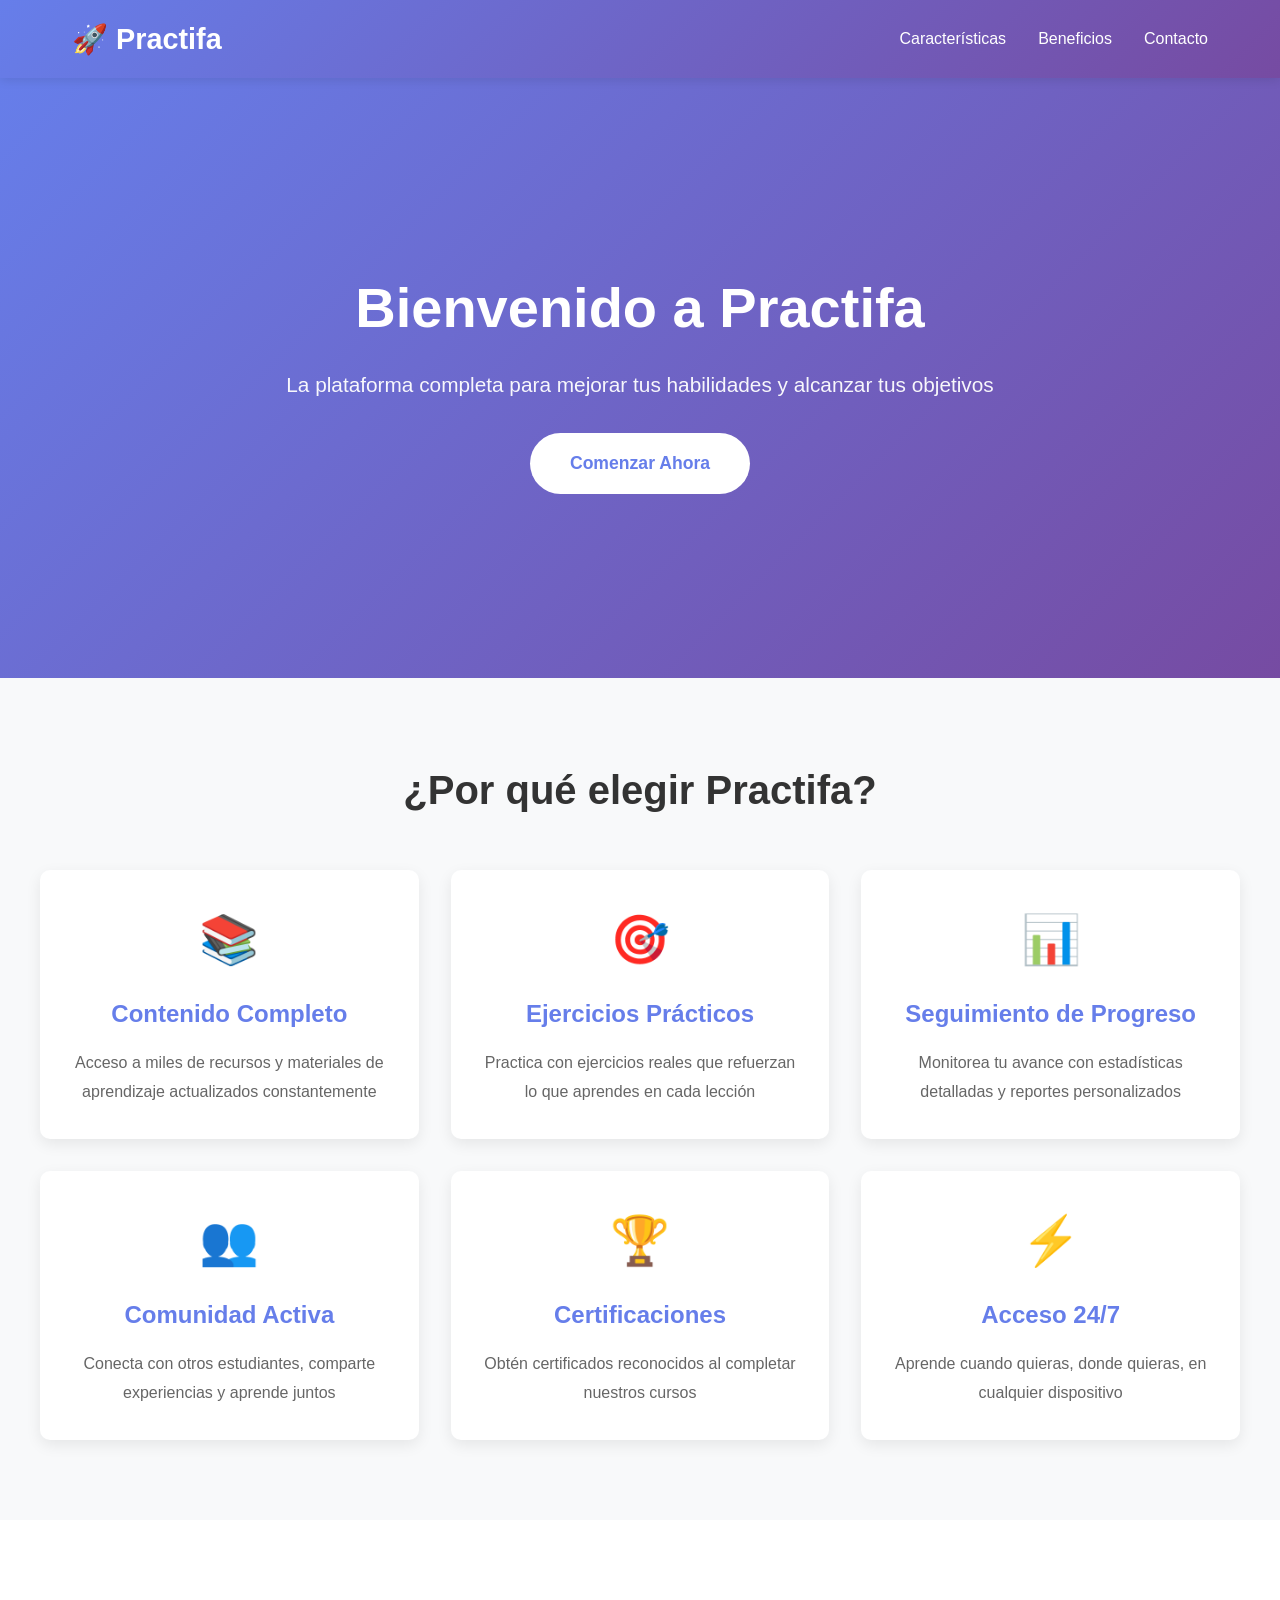
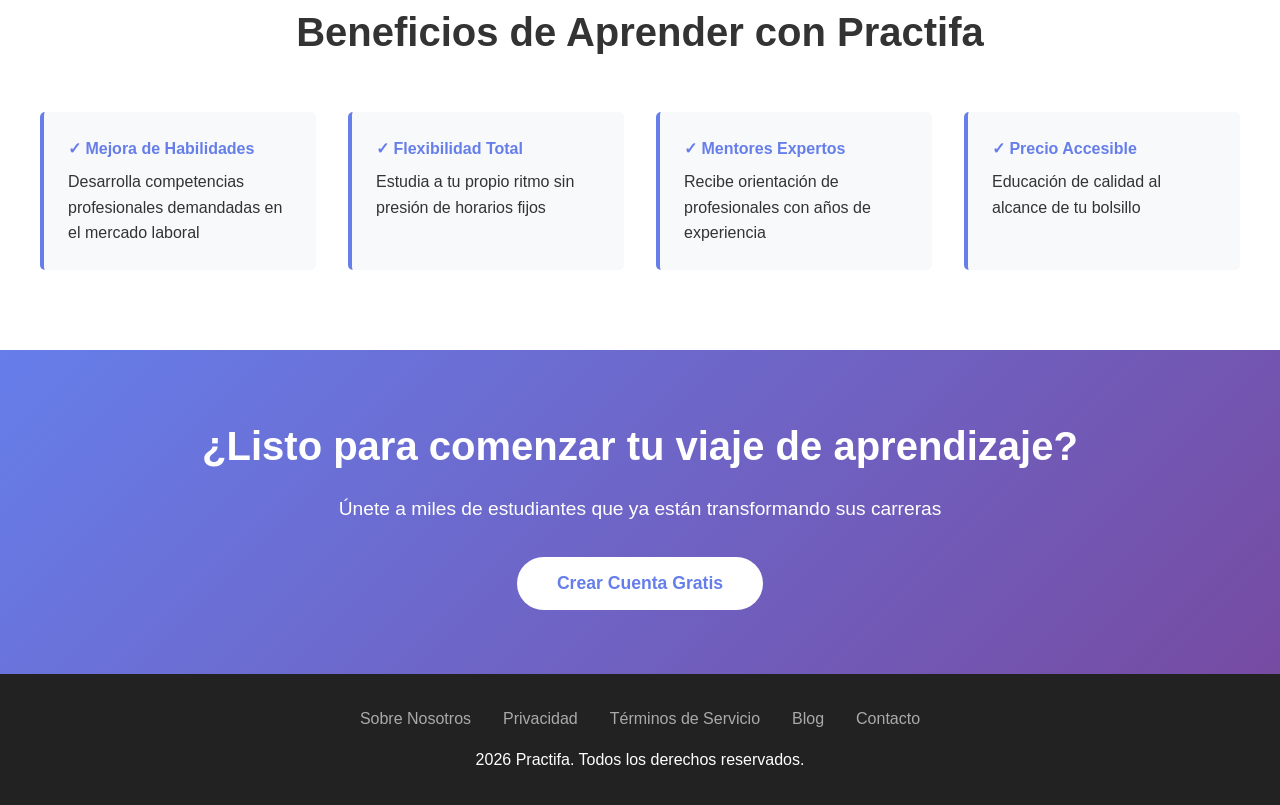
<file: index.html>
<!DOCTYPE html>
<html lang="es">
<head>
    <meta charset="UTF-8">
    <meta name="viewport" content="width=device-width, initial-scale=1.0">
    <title>Practifa - Tu Plataforma de Práctica</title>
    <link rel="stylesheet" href="styles.css">
</head>
<body>
    <!-- Header -->
    <header>
        <nav>
            <a href="#" class="logo">🚀 Practifa</a>
            <ul class="nav-links">
                <li><a href="#features">Características</a></li>
                <li><a href="#benefits">Beneficios</a></li>
                <li><a href="#cta">Contacto</a></li>
            </ul>
        </nav>
    </header>

    <!-- Hero Section -->
    <section class="hero">
        <div class="hero-content">
            <h1>Bienvenido a Practifa</h1>
            <p>La plataforma completa para mejorar tus habilidades y alcanzar tus objetivos</p>
           <a href="login.html" class="cta-button">Comenzar Ahora</a>
        </div>
    </section>

    <!-- Features -->
    <section class="features" id="features">
        <div class="features-container">
            <h2 class="section-title">¿Por qué elegir Practifa?</h2>
            <div class="features-grid">
                <div class="feature-card">
                    <div class="feature-icon">📚</div>
                    <h3>Contenido Completo</h3>
                    <p>Acceso a miles de recursos y materiales de aprendizaje actualizados constantemente</p>
                </div>
                <div class="feature-card">
                    <div class="feature-icon">🎯</div>
                    <h3>Ejercicios Prácticos</h3>
                    <p>Practica con ejercicios reales que refuerzan lo que aprendes en cada lección</p>
                </div>
                <div class="feature-card">
                    <div class="feature-icon">📊</div>
                    <h3>Seguimiento de Progreso</h3>
                    <p>Monitorea tu avance con estadísticas detalladas y reportes personalizados</p>
                </div>
                <div class="feature-card">
                    <div class="feature-icon">👥</div>
                    <h3>Comunidad Activa</h3>
                    <p>Conecta con otros estudiantes, comparte experiencias y aprende juntos</p>
                </div>
                <div class="feature-card">
                    <div class="feature-icon">🏆</div>
                    <h3>Certificaciones</h3>
                    <p>Obtén certificados reconocidos al completar nuestros cursos</p>
                </div>
                <div class="feature-card">
                    <div class="feature-icon">⚡</div>
                    <h3>Acceso 24/7</h3>
                    <p>Aprende cuando quieras, donde quieras, en cualquier dispositivo</p>
                </div>
            </div>
        </div>
    </section>

    <!-- Benefits -->
    <section class="benefits" id="benefits">
        <div class="benefits-container">
            <h2 class="section-title">Beneficios de Aprender con Practifa</h2>
            <div class="benefits-grid">
                <div class="benefit-item">
                    <h4>✓ Mejora de Habilidades</h4>
                    <p>Desarrolla competencias profesionales demandadas en el mercado laboral</p>
                </div>
                <div class="benefit-item">
                    <h4>✓ Flexibilidad Total</h4>
                    <p>Estudia a tu propio ritmo sin presión de horarios fijos</p>
                </div>
                <div class="benefit-item">
                    <h4>✓ Mentores Expertos</h4>
                    <p>Recibe orientación de profesionales con años de experiencia</p>
                </div>
                <div class="benefit-item">
                    <h4>✓ Precio Accesible</h4>
                    <p>Educación de calidad al alcance de tu bolsillo</p>
                </div>
            </div>
        </div>
    </section>

    <!-- CTA Section -->
    <section class="cta-section" id="cta">
        <div>
            <h2>¿Listo para comenzar tu viaje de aprendizaje?</h2>
            <p>Únete a miles de estudiantes que ya están transformando sus carreras</p>
            <button class="cta-button" style="background: white; color: #667eea;">Crear Cuenta Gratis</button>
        </div>
    </section>

    <!-- Footer -->
    <footer>
        <div class="footer-content">
            <div class="footer-links">
                <a href="#">Sobre Nosotros</a>
                <a href="#">Privacidad</a>
                <a href="#">Términos de Servicio</a>
                <a href="#">Blog</a>
                <a href="#">Contacto</a>
            </div>
            <p> 2026 Practifa. Todos los derechos reservados.</p>
        </div>
    </footer>
</body>
</html>
</file>
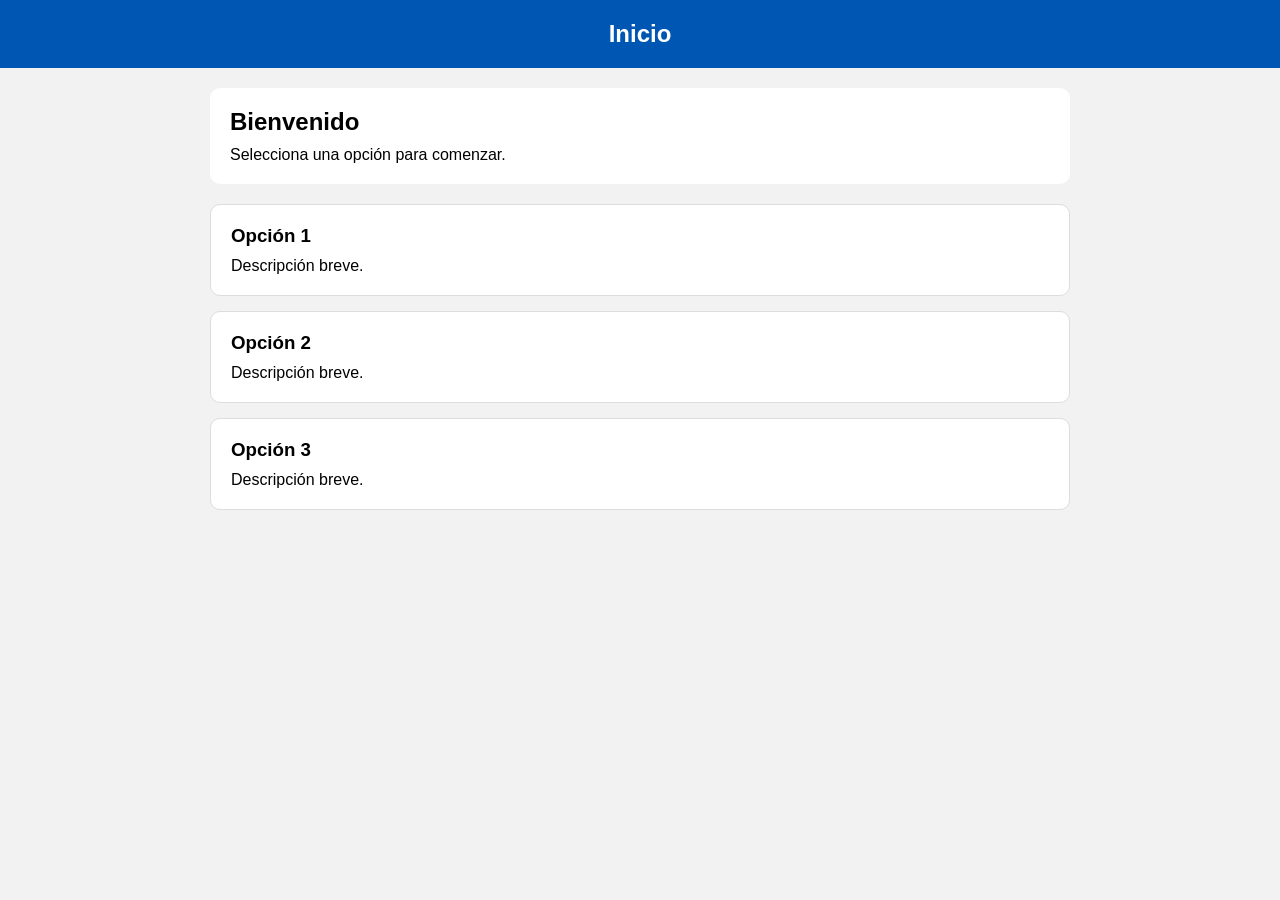
<file: inicio.html>
<!DOCTYPE html>
<html lang="es">
<head>
    <meta charset="UTF-8">
    <meta name="viewport" content="width=device-width, initial-scale=1.0">
    <title>Inicio</title>
    <link rel="stylesheet" href="inicio.css">
</head>
<body>

    <header>
        <h2>Inicio</h2>
    </header>

    <main>

        <section class="bienvenida">
            <h1>Bienvenido</h1>
            <p>Selecciona una opción para comenzar.</p>
        </section>

        <section class="menu">

            <div class="opcion">
                <h3>Opción 1</h3>
                <p>Descripción breve.</p>
            </div>

            <div class="opcion">
                <h3>Opción 2</h3>
                <p>Descripción breve.</p>
            </div>

            <div class="opcion">
                <h3>Opción 3</h3>
                <p>Descripción breve.</p>
            </div>

        </section>

    </main>

</body>
</html>
</file>
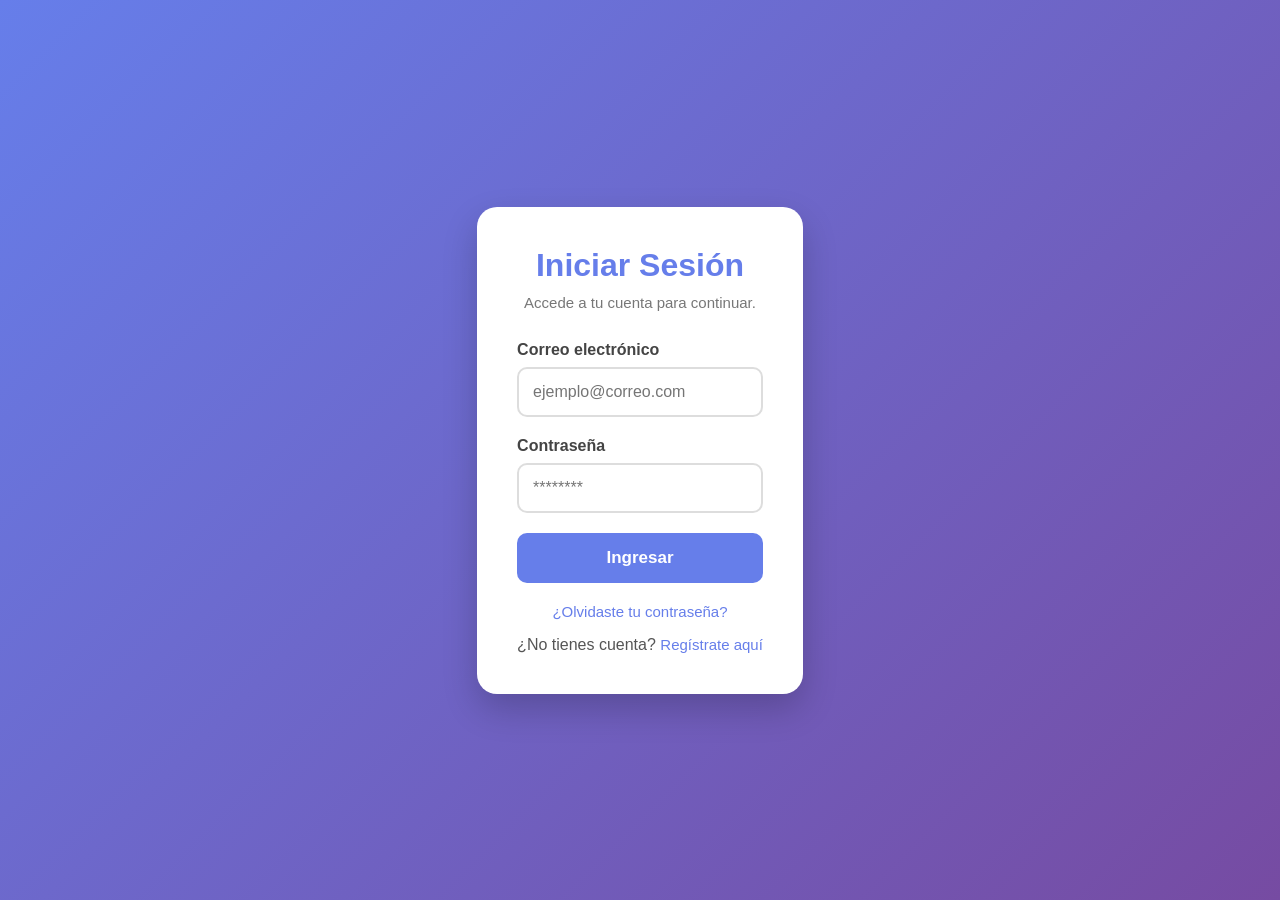
<file: login.html>
<!DOCTYPE html>
<html lang="es">
<head>
    <meta charset="UTF-8">
    <meta name="viewport" content="width=device-width, initial-scale=1.0">
    <title>Login - Practifa</title>
    <link rel="stylesheet" href="login.css">
</head>
<body>

<section class="login-section">

    <div class="login-container">

        <div class="login-header">
            <h1>Iniciar Sesión</h1>
            <p>Accede a tu cuenta para continuar.</p>
        </div>

 <form action="inicio.html">

    <div class="form-group">
        <label>Correo electrónico</label>
        <input type="email" placeholder="ejemplo@correo.com">
    </div>

    <div class="form-group">
        <label>Contraseña</label>
        <input type="password" placeholder="********">
    </div>

    <button type="submit" class="btn-login">
        Ingresar
    </button>
 </form>
        <div class="login-links">
            <a href="#">¿Olvidaste tu contraseña?</a>

            <p>
                ¿No tienes cuenta?
                <a href="#">Regístrate aquí</a>
            </p>
        </div>

    </div>

</section>

</body>
</html>
</file>
<file: styles.css>
* {
            margin: 0;
            padding: 0;
            box-sizing: border-box;
        }

        body {
            font-family: 'Segoe UI', Tahoma, Geneva, Verdana, sans-serif;
            line-height: 1.6;
            color: #333;
        }

        /* Header y Navegación */
        header {
            background: linear-gradient(135deg, #667eea 0%, #764ba2 100%);
            color: white;
            padding: 1rem 0;
            position: sticky;
            top: 0;
            z-index: 1000;
            box-shadow: 0 2px 10px rgba(0, 0, 0, 0.1);
        }

        nav {
            display: flex;
            justify-content: space-between;
            align-items: center;
            max-width: 1200px;
            margin: 0 auto;
            padding: 0 2rem;
        }

        .logo {
            font-size: 1.8rem;
            font-weight: bold;
            text-decoration: none;
            color: white;
        }

        .nav-links {
            display: flex;
            list-style: none;
            gap: 2rem;
        }

        .nav-links a {
            color: white;
            text-decoration: none;
            transition: opacity 0.3s;
        }

        .nav-links a:hover {
            opacity: 0.8;
        }

        /* Hero Section */
        .hero {
            background: linear-gradient(135deg, #667eea 0%, #764ba2 100%);
            color: white;
            padding: 8rem 2rem;
            text-align: center;
            min-height: 600px;
            display: flex;
            align-items: center;
            justify-content: center;
        }

        .hero-content {
            max-width: 800px;
        }

        .hero h1 {
            font-size: 3.5rem;
            margin-bottom: 1rem;
            animation: fadeInDown 0.8s ease-out;
        }

        .hero p {
            font-size: 1.3rem;
            margin-bottom: 2rem;
            opacity: 0.95;
            animation: fadeInUp 0.8s ease-out 0.2s backwards;
        }

        .cta-button {
            display: inline-block;
            background: white;
            color: #667eea;
            padding: 1rem 2.5rem;
            border-radius: 50px;
            text-decoration: none;
            font-weight: bold;
            font-size: 1.1rem;
            transition: transform 0.3s, box-shadow 0.3s;
            border: none;
            cursor: pointer;
            animation: fadeInUp 0.8s ease-out 0.4s backwards;
        }

        .cta-button:hover {
            transform: translateY(-3px);
            box-shadow: 0 10px 25px rgba(0, 0, 0, 0.2);
        }

        /* Sección de Características */
        .features {
            padding: 5rem 2rem;
            background: #f8f9fa;
        }

        .features-container {
            max-width: 1200px;
            margin: 0 auto;
        }

        .section-title {
            text-align: center;
            font-size: 2.5rem;
            margin-bottom: 3rem;
            color: #333;
        }

        .features-grid {
            display: grid;
            grid-template-columns: repeat(auto-fit, minmax(280px, 1fr));
            gap: 2rem;
        }

        .feature-card {
            background: white;
            padding: 2rem;
            border-radius: 10px;
            text-align: center;
            box-shadow: 0 5px 15px rgba(0, 0, 0, 0.08);
            transition: transform 0.3s, box-shadow 0.3s;
        }

        .feature-card:hover {
            transform: translateY(-5px);
            box-shadow: 0 15px 30px rgba(0, 0, 0, 0.15);
        }

        .feature-icon {
            font-size: 3rem;
            margin-bottom: 1rem;
        }

        .feature-card h3 {
            font-size: 1.5rem;
            margin-bottom: 1rem;
            color: #667eea;
        }

        .feature-card p {
            color: #666;
            line-height: 1.8;
        }

        /* Sección de Beneficios */
        .benefits {
            padding: 5rem 2rem;
            background: white;
        }

        .benefits-container {
            max-width: 1200px;
            margin: 0 auto;
        }

        .benefits-grid {
            display: grid;
            grid-template-columns: repeat(auto-fit, minmax(250px, 1fr));
            gap: 2rem;
            margin-top: 2rem;
        }

        .benefit-item {
            padding: 1.5rem;
            border-left: 4px solid #667eea;
            background: #f8f9fa;
            border-radius: 5px;
        }

        .benefit-item h4 {
            color: #667eea;
            margin-bottom: 0.5rem;
        }

        /* CTA Section */
        .cta-section {
            background: linear-gradient(135deg, #667eea 0%, #764ba2 100%);
            color: white;
            padding: 4rem 2rem;
            text-align: center;
        }

        .cta-section h2 {
            font-size: 2.5rem;
            margin-bottom: 1rem;
        }

        .cta-section p {
            font-size: 1.2rem;
            margin-bottom: 2rem;
        }

        /* Footer */
        footer {
            background: #222;
            color: white;
            text-align: center;
            padding: 2rem;
        }

        .footer-content {
            max-width: 1200px;
            margin: 0 auto;
        }

        .footer-links {
            display: flex;
            justify-content: center;
            gap: 2rem;
            margin-bottom: 1rem;
            flex-wrap: wrap;
        }

        .footer-links a {
            color: #aaa;
            text-decoration: none;
            transition: color 0.3s;
        }

        .footer-links a:hover {
            color: white;
        }

        /* Animaciones */
        @keyframes fadeInDown {
            from {
                opacity: 0;
                transform: translateY(-30px);
            }
            to {
                opacity: 1;
                transform: translateY(0);
            }
        }

        @keyframes fadeInUp {
            from {
                opacity: 0;
                transform: translateY(30px);
            }
            to {
                opacity: 1;
                transform: translateY(0);
            }
        }

        /* Responsive */
        @media (max-width: 768px) {
            .hero h1 {
                font-size: 2.5rem;
            }

            .hero p {
                font-size: 1.1rem;
            }

            .nav-links {
                gap: 1rem;
                font-size: 0.9rem;
            }

            .section-title {
                font-size: 2rem;
            }

            .cta-section h2 {
                font-size: 1.8rem;
            }
        }
</file>
<file: inicio.css>
*{
    margin:0;
    padding:0;
    box-sizing:border-box;
}

body{
    font-family:Arial, sans-serif;
    background:#f2f2f2;
    width:100%;
    min-height:100vh;
}

header{
    width:100%;
    background:#0056b3;
    color:white;
    text-align:center;
    padding:20px;
}

main{
    width:100%;
    max-width:900px;
    margin:auto;
    padding:20px;
}

.bienvenida{
    background:white;
    padding:20px;
    border-radius:10px;
    margin-bottom:20px;
}

.bienvenida h1{
    margin-bottom:10px;
}

.opcion{
    background:white;
    padding:20px;
    border-radius:10px;
    margin-bottom:15px;
    border:1px solid #ddd;
}

.opcion h3{
    margin-bottom:10px;
}

@media (max-width:768px){

    main{
        padding:15px;
    }

    header{
        padding:18px;
    }

    .bienvenida h1{
        font-size:32px;
    }

    .opcion{
        padding:15px;
    }

}
</file>
<file: login.css>
*{
    margin:0;
    padding:0;
    box-sizing:border-box;
}

body{
    font-family:'Segoe UI', Tahoma, Geneva, Verdana, sans-serif;
    background:linear-gradient(135deg,#667eea 0%,#764ba2 100%);
    min-height:100vh;
    display:flex;
    justify-content:center;
    align-items:center;
}

/* ==========================
   CONTENEDOR LOGIN
========================== */

.login-container{
    width:100%;
    max-width:420px;
    background:#fff;
    padding:40px;
    border-radius:20px;
    box-shadow:0 15px 35px rgba(0,0,0,.2);
    animation:fadeIn .7s ease;
}

/* ==========================
   TÍTULO
========================== */

.login-header{
    text-align:center;
    margin-bottom:30px;
}

.login-header h1{
    color:#667eea;
    font-size:2rem;
    margin-bottom:10px;
}

.login-header p{
    color:#777;
    font-size:15px;
}

/* ==========================
   FORMULARIO
========================== */

.form-group{
    margin-bottom:20px;
}

.form-group label{
    display:block;
    margin-bottom:8px;
    font-weight:600;
    color:#444;
}

.form-group input{
    width:100%;
    padding:14px;
    border:2px solid #ddd;
    border-radius:10px;
    font-size:16px;
    transition:.3s;
}

.form-group input:focus{
    outline:none;
    border-color:#667eea;
    box-shadow:0 0 10px rgba(102,126,234,.3);
}

/* ==========================
   BOTÓN
========================== */

.btn-login{
    width:100%;
    padding:15px;
    border:none;
    border-radius:10px;
    background:#667eea;
    color:#fff;
    font-size:17px;
    font-weight:bold;
    cursor:pointer;
    transition:.3s;
}

.btn-login:hover{
    background:#5563d6;
    transform:translateY(-2px);
}

/* ==========================
   ENLACES
========================== */

.login-links{
    margin-top:20px;
    text-align:center;
}

.login-links a{
    color:#667eea;
    text-decoration:none;
    font-size:15px;
}

.login-links a:hover{
    text-decoration:underline;
}

.login-links p{
    margin-top:15px;
    color:#555;
}

/* ==========================
   ANIMACIÓN
========================== */

@keyframes fadeIn{

    from{
        opacity:0;
        transform:translateY(30px);
    }

    to{
        opacity:1;
        transform:translateY(0);
    }

}

/* ==========================
   RESPONSIVE
========================== */

@media(max-width:768px){

    .login-container{
        width:90%;
        padding:30px 25px;
    }

    .login-header h1{
        font-size:1.8rem;
    }

}
</file>
